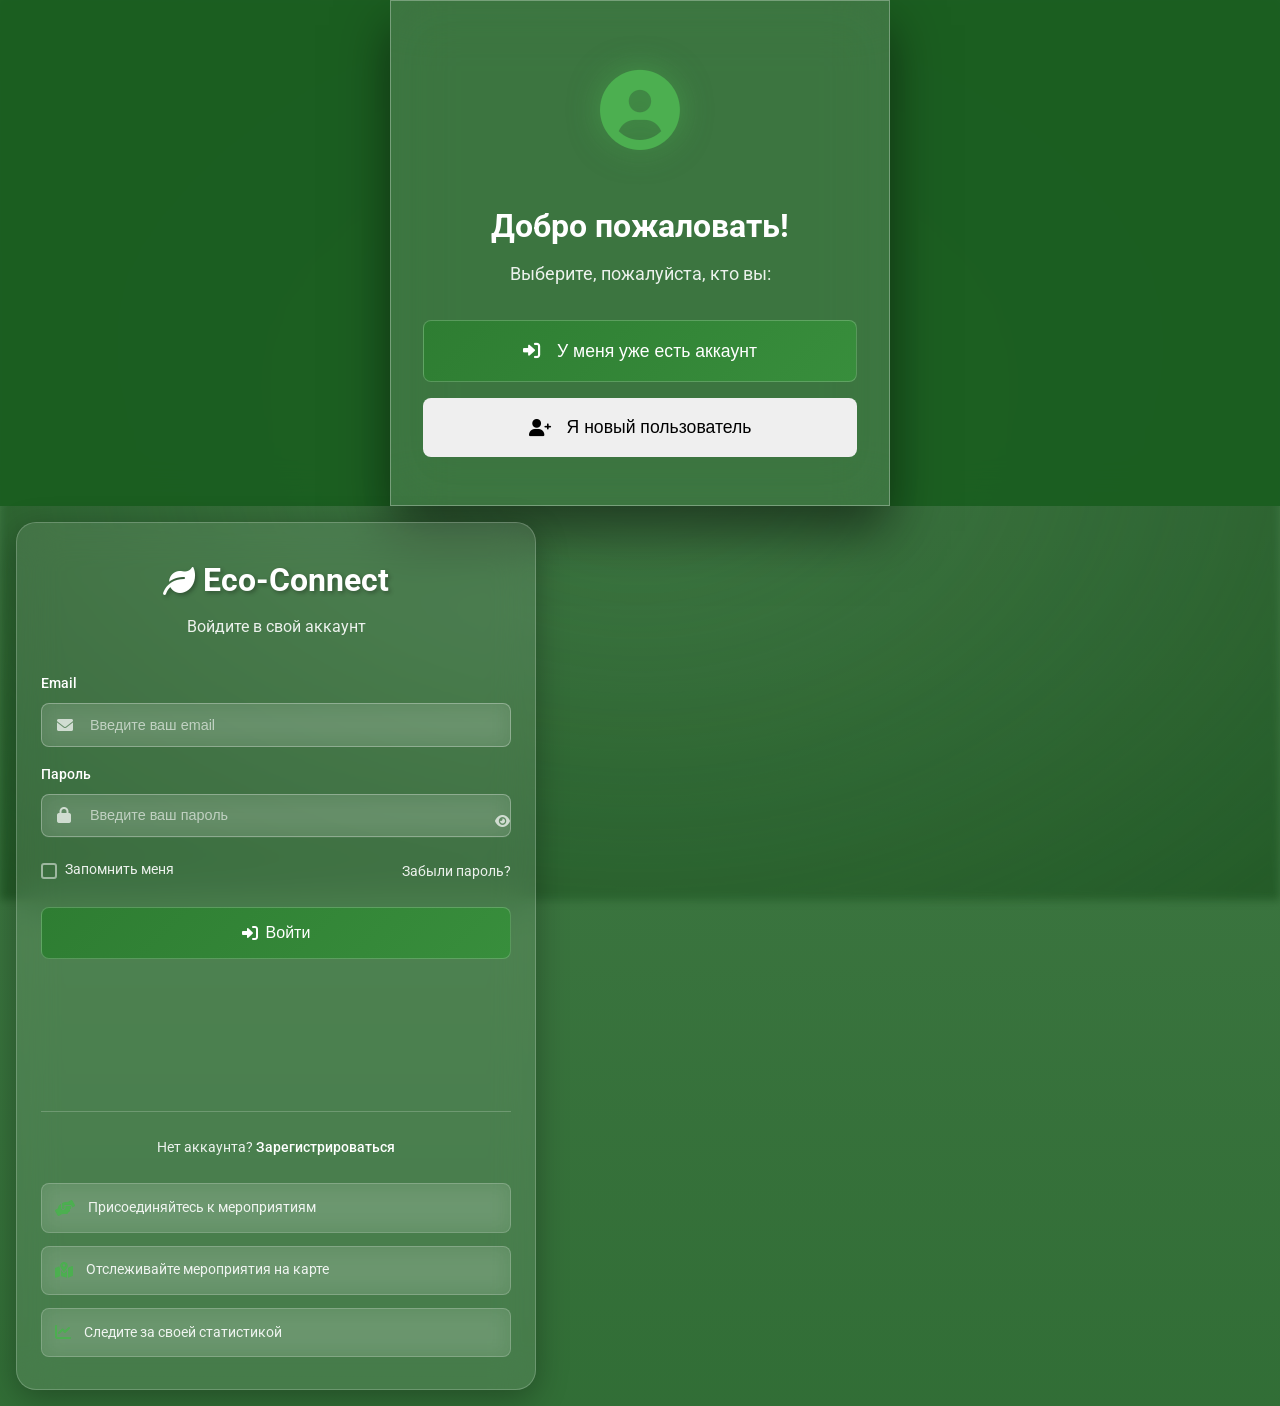
<file: login.html>
<!DOCTYPE html>
<html lang="ru">
<head>
    <meta charset="UTF-8">
    <meta name="viewport" content="width=device-width, initial-scale=1.0">
    <title>Eco-Connect - Вход</title>
    
    <style>
        :root {
            --background-image: url('https://media.istockphoto.com/id/598520904/photo/green-forest-foliage-aerial-view-woodland-tree-canopy-nature-background.jpg?s=612x612&w=0&k=20&c=RcCcRuTBBqnaZ_58Q1o9NGNUxRg-tlPzK_jTjpPIpM4=');
        }
        
        /* Стили для полноэкранной модалки */
        #userTypeModal {
            background: rgba(27, 94, 32, 0.95) !important;
            backdrop-filter: blur(20px) !important;
            -webkit-backdrop-filter: blur(20px) !important;
        }
        
        #userTypeModal .modal-content {
            background: rgba(255, 255, 255, 0.15) !important;
            backdrop-filter: blur(30px) !important;
            border: 1px solid rgba(255, 255, 255, 0.3) !important;
            box-shadow: 0 25px 50px rgba(0, 0, 0, 0.5) !important;
            max-width: 500px !important;
            width: 90% !important;
            padding: 3rem 2rem !important;
        }
        
        .user-type-content {
            text-align: center;
        }
        
        .user-type-icon {
            font-size: 5rem;
            color: #4caf50;
            margin-bottom: 1.5rem;
            text-shadow: 0 0 30px rgba(76, 175, 80, 0.5);
        }
        
        .user-type-content h3 {
            color: white;
            font-size: 2rem;
            margin-bottom: 0.5rem;
        }
        
        .user-type-content p {
            color: rgba(255, 255, 255, 0.9);
            font-size: 1.1rem;
            margin-bottom: 2rem;
        }
        
        .user-type-buttons {
            display: flex;
            flex-direction: column;
            gap: 1rem;
        }
        
        .user-type-buttons .btn {
            padding: 1.2rem;
            font-size: 1.1rem;
            justify-content: center;
        }
        
        .user-type-buttons .btn i {
            margin-right: 0.5rem;
        }
    </style>
    
    <link rel="stylesheet" href="styles/auth.css">
    <link rel="preconnect" href="https://fonts.googleapis.com">
    <link rel="preconnect" href="https://fonts.gstatic.com" crossorigin>
    <link href="https://fonts.googleapis.com/css2?family=Roboto:wght@300;400;500;700&display=swap" rel="stylesheet">
    <link href="https://cdnjs.cloudflare.com/ajax/libs/font-awesome/6.0.0/css/all.min.css" rel="stylesheet">
</head>
<body>
    <!-- Модальное окно выбора типа пользователя - ПОЛНОЭКРАННОЕ -->
    <div id="userTypeModal" class="modal show" style="display: flex; align-items: center; justify-content: center;">
        <div class="modal-content">
            <div class="user-type-content">
                <div class="user-type-icon">
                    <i class="fas fa-user-circle"></i>
                </div>
                <h3>Добро пожаловать!</h3>
                <p>Выберите, пожалуйста, кто вы:</p>
                <div class="user-type-buttons">
                    <button class="btn btn-primary btn-large" id="existingUserBtn">
                        <i class="fas fa-sign-in-alt"></i>
                        У меня уже есть аккаунт
                    </button>
                    <button class="btn btn-secondary btn-large" id="newUserBtn">
                        <i class="fas fa-user-plus"></i>
                        Я новый пользователь
                    </button>
                </div>
            </div>
        </div>
    </div>

    <div class="auth-container">
        <div class="auth-card">
            <div class="auth-header">
                <h1 class="auth-logo">
                    <i class="fas fa-leaf"></i>
                    Eco-Connect
                </h1>
                <p class="auth-subtitle">Войдите в свой аккаунт</p>
            </div>

            <form id="loginForm" class="auth-form">
                <div class="form-group">
                    <label for="email">Email</label>
                    <div class="input-with-icon">
                        <i class="fas fa-envelope"></i>
                        <input type="email" id="email" name="email" required placeholder="Введите ваш email">
                    </div>
                </div>

                <div class="form-group">
                    <label for="password">Пароль</label>
                    <div class="input-with-icon">
                        <i class="fas fa-lock"></i>
                        <input type="password" id="password" name="password" required placeholder="Введите ваш пароль">
                        <button type="button" class="password-toggle" id="togglePassword">
                            <i class="fas fa-eye"></i>
                        </button>
                    </div>
                </div>

                <div class="form-options">
                    <label class="checkbox-label">
                        <input type="checkbox" id="rememberMe">
                        <span class="checkmark"></span>
                        Запомнить меня
                    </label>
                    <a href="#" class="forgot-password">Забыли пароль?</a>
                </div>

                <button type="submit" class="btn btn-primary btn-large">
                    <i class="fas fa-sign-in-alt"></i>
                    Войти
                </button>
            </form>

            <div class="auth-footer">
                <p>Нет аккаунта? <a href="register.html" class="auth-link">Зарегистрироваться</a></p>
            </div>

            <div class="auth-features">
                <div class="feature">
                    <i class="fas fa-hands-helping"></i>
                    <span>Присоединяйтесь к мероприятиям</span>
                </div>
                <div class="feature">
                    <i class="fas fa-map-marked-alt"></i>
                    <span>Отслеживайте мероприятия на карте</span>
                </div>
                <div class="feature">
                    <i class="fas fa-chart-line"></i>
                    <span>Следите за своей статистикой</span>
                </div>
            </div>
        </div>
    </div>

    <div id="notification" class="notification"></div>

    <script src="scripts/database.js"></script>
    <script src="scripts/auth.js"></script>
    <script>
        document.addEventListener('DOMContentLoaded', function() {
            const userTypeModal = document.getElementById('userTypeModal');
            const existingUserBtn = document.getElementById('existingUserBtn');
            const newUserBtn = document.getElementById('newUserBtn');
            
            // Проверяем, был ли уже выбор
            const userTypeSelected = sessionStorage.getItem('userTypeSelected');
            
            if (userTypeSelected) {
                userTypeModal.style.display = 'none';
                userTypeModal.classList.remove('show');
                sessionStorage.removeItem('userTypeSelected');
            }
            
            // "У меня уже есть аккаунт" - остаемся на login.html
            existingUserBtn.addEventListener('click', function() {
                sessionStorage.setItem('userTypeSelected', 'existing');
                userTypeModal.style.display = 'none';
                userTypeModal.classList.remove('show');
            });
            
            // "Я новый пользователь" - переходим на register.html
            newUserBtn.addEventListener('click', function() {
                sessionStorage.setItem('userTypeSelected', 'new');
                window.location.href = 'register.html';
            });
        });
    </script>
</body>
</html>
</file>
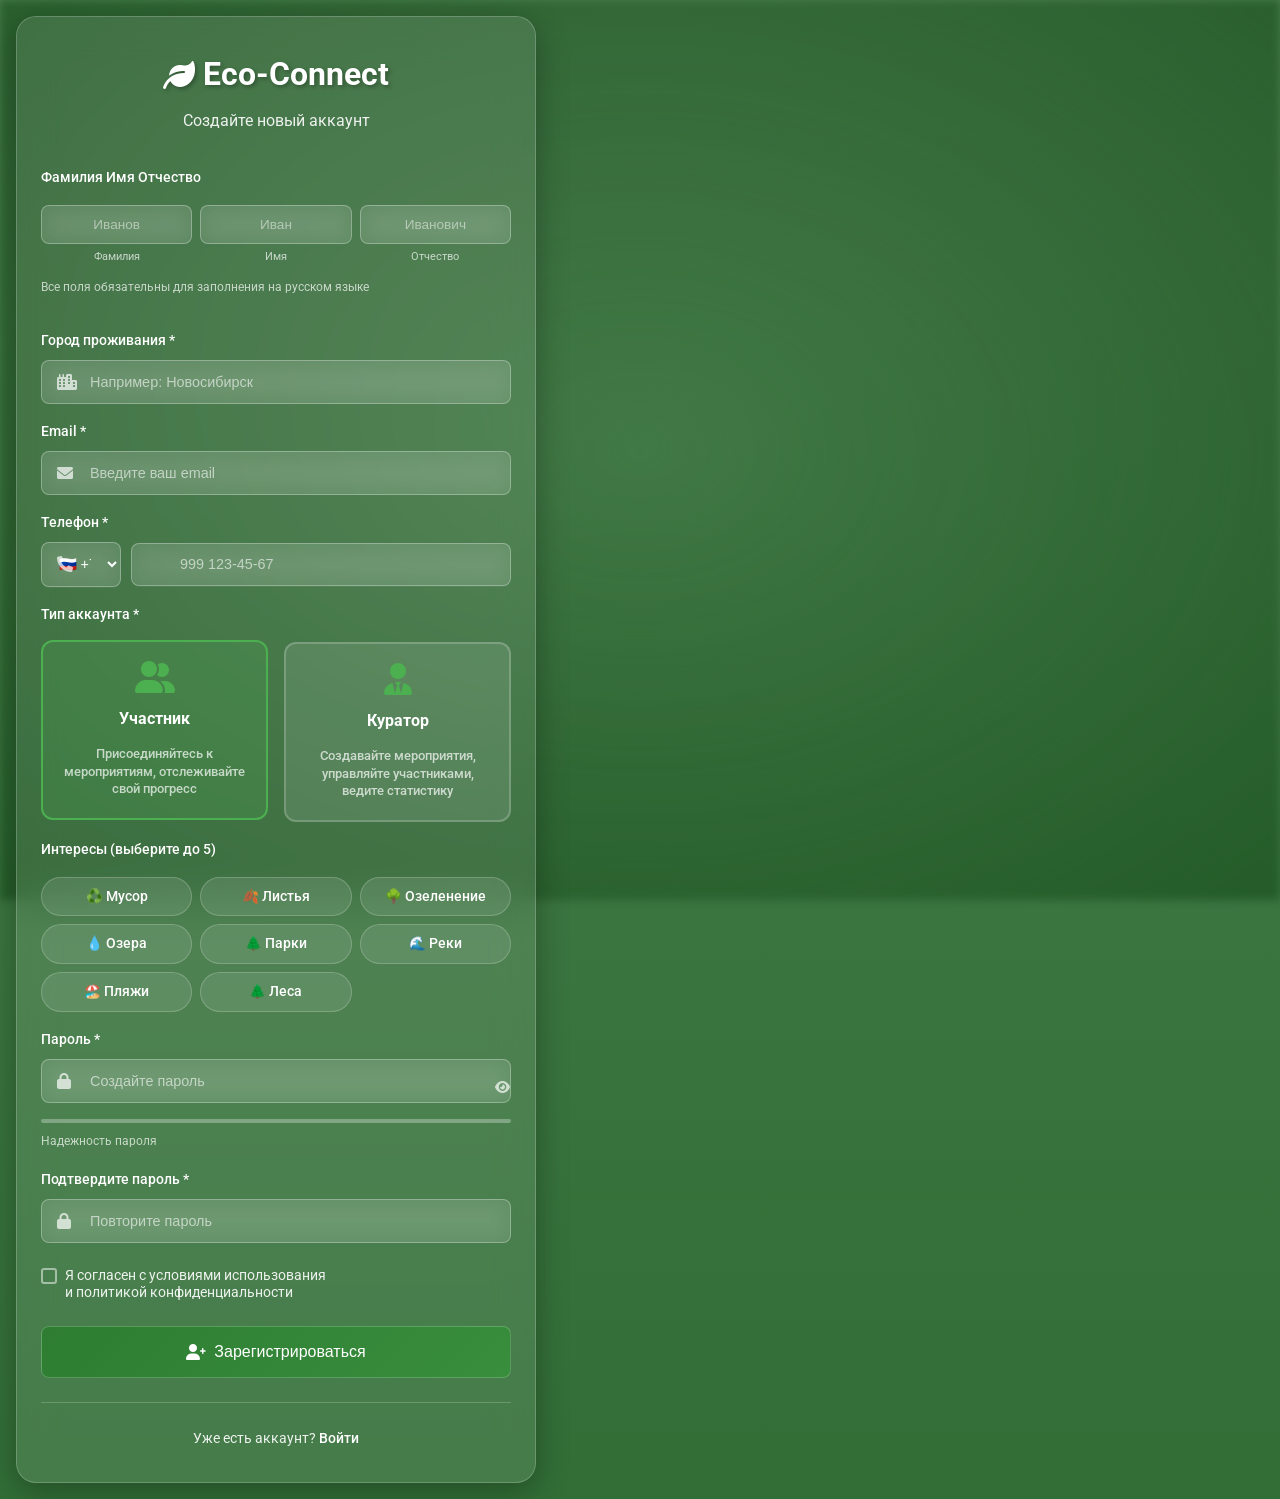
<file: register.html>
<!DOCTYPE html>
<html lang="ru">
<head>
    <meta charset="UTF-8">
    <meta name="viewport" content="width=device-width, initial-scale=1.0">
    <title>Eco-Connect - Регистрация</title>
    <style>
        :root {
            --background-image: url('https://media.istockphoto.com/id/598520904/photo/green-forest-foliage-aerial-view-woodland-tree-canopy-nature-background.jpg?s=612x612&w=0&k=20&c=RcCcRuTBBqnaZ_58Q1o9NGNUxRg-tlPzK_jTjpPIpM4=');
        }
    </style>
    <link rel="stylesheet" href="styles/auth.css">
    <link rel="preconnect" href="https://fonts.googleapis.com">
    <link rel="preconnect" href="https://fonts.gstatic.com" crossorigin>
    <link href="https://fonts.googleapis.com/css2?family=Roboto:wght@300;400;500;700&display=swap" rel="stylesheet">
    <link href="https://cdnjs.cloudflare.com/ajax/libs/font-awesome/6.0.0/css/all.min.css" rel="stylesheet">
</head>
<body>
    <div class="auth-container">
        <div class="auth-card">
            <div class="auth-header">
                <h1 class="auth-logo">
                    <i class="fas fa-leaf"></i>
                    Eco-Connect
                </h1>
                <p class="auth-subtitle">Создайте новый аккаунт</p>
            </div>

            <form id="registerForm" class="auth-form">
                <div class="form-group" style="margin-bottom: 1rem;">
                    <label>Фамилия Имя Отчество</label>
                    <div class="fio-row">
                        <div class="fio-column">
                            <input type="text" id="lastName" name="lastName" required 
                                   placeholder="Иванов"
                                   pattern="[А-Яа-яЁё]{2,}"
                                   title="Введите фамилию на русском языке"
                                   oninput="this.value = this.value.replace(/[^А-Яа-яЁё]/g, '').replace(/^./, function(l) { return l.toUpperCase(); })">
                            <div class="input-label">Фамилия</div>
                        </div>
                        <div class="fio-column">
                            <input type="text" id="firstName" name="firstName" required 
                                   placeholder="Иван"
                                   pattern="[А-Яа-яЁё]{2,}"
                                   title="Введите имя на русском языке"
                                   oninput="this.value = this.value.replace(/[^А-Яа-яЁё]/g, '').replace(/^./, function(l) { return l.toUpperCase(); })">
                            <div class="input-label">Имя</div>
                        </div>
                        <div class="fio-column">
                            <input type="text" id="middleName" name="middleName" required 
                                   placeholder="Иванович"
                                   pattern="[А-Яа-яЁё]{2,}"
                                   title="Введите отчество на русском языке"
                                   oninput="this.value = this.value.replace(/[^А-Яа-яЁё]/g, '').replace(/^./, function(l) { return l.toUpperCase(); })">
                            <div class="input-label">Отчество</div>
                        </div>
                    </div>
                    <div class="input-hint">Все поля обязательны для заполнения на русском языке</div>
                </div>

                <div class="form-group">
                    <label for="city">Город проживания *</label>
                    <div class="input-with-icon">
                        <i class="fas fa-city"></i>
                        <input type="text" id="city" name="city" required placeholder="Например: Новосибирск">
                    </div>
                </div>

                <div class="form-group">
                    <label for="email">Email *</label>
                    <div class="input-with-icon">
                        <i class="fas fa-envelope"></i>
                        <input type="email" id="email" name="email" required placeholder="Введите ваш email">
                    </div>
                </div>

                <div class="form-group">
                    <label for="phone">Телефон *</label>
                    <div class="input-with-icon">
                        <i class="fas fa-phone"></i>
                        <select id="countryCode" style="width: 80px; margin-right: 10px; background: rgba(255,255,255,0.1); color: white; border: 1px solid rgba(255,255,255,0.3); border-radius: 8px; padding: 0.8rem;">
                            <option value="+7">🇷🇺 +7</option>
                            <option value="+1">🇺🇸 +1</option>
                            <option value="+44">🇬🇧 +44</option>
                        </select>
                        <input type="tel" id="phone" name="phone" required placeholder="999 123-45-67" style="flex: 1;">
                    </div>
                </div>

                <div class="form-group">
                    <label>Тип аккаунта *</label>
                    <div class="account-type-selector">
                        <label class="account-type-option">
                            <input type="radio" name="accountType" value="participant" checked>
                            <div class="account-type-card">
                                <i class="fas fa-user-friends"></i>
                                <h4>Участник</h4>
                                <p>Присоединяйтесь к мероприятиям, отслеживайте свой прогресс</p>
                            </div>
                        </label>
                        <label class="account-type-option">
                            <input type="radio" name="accountType" value="curator">
                            <div class="account-type-card">
                                <i class="fas fa-user-tie"></i>
                                <h4>Куратор</h4>
                                <p>Создавайте мероприятия, управляйте участниками, ведите статистику</p>
                            </div>
                        </label>
                    </div>
                </div>

                <div class="form-group">
                    <label>Интересы (выберите до 5)</label>
                    <div class="interests-selector">
                        <label class="interest-option">
                            <input type="checkbox" name="interests" value="мусор">
                            <span class="interest-badge">♻️ Мусор</span>
                        </label>
                        <label class="interest-option">
                            <input type="checkbox" name="interests" value="листья">
                            <span class="interest-badge">🍂 Листья</span>
                        </label>
                        <label class="interest-option">
                            <input type="checkbox" name="interests" value="озеленение">
                            <span class="interest-badge">🌳 Озеленение</span>
                        </label>
                        <label class="interest-option">
                            <input type="checkbox" name="interests" value="озера">
                            <span class="interest-badge">💧 Озера</span>
                        </label>
                        <label class="interest-option">
                            <input type="checkbox" name="interests" value="парки">
                            <span class="interest-badge">🌲 Парки</span>
                        </label>
                        <label class="interest-option">
                            <input type="checkbox" name="interests" value="реки">
                            <span class="interest-badge">🌊 Реки</span>
                        </label>
                        <label class="interest-option">
                            <input type="checkbox" name="interests" value="пляжи">
                            <span class="interest-badge">🏖️ Пляжи</span>
                        </label>
                        <label class="interest-option">
                            <input type="checkbox" name="interests" value="леса">
                            <span class="interest-badge">🌲 Леса</span>
                        </label>
                    </div>
                </div>

                <div class="form-group">
                    <label for="password">Пароль *</label>
                    <div class="input-with-icon">
                        <i class="fas fa-lock"></i>
                        <input type="password" id="password" name="password" required placeholder="Создайте пароль">
                        <button type="button" class="password-toggle" id="togglePassword">
                            <i class="fas fa-eye"></i>
                        </button>
                    </div>
                    <div class="password-strength">
                        <div class="strength-bar"></div>
                        <span class="strength-text">Надежность пароля</span>
                    </div>
                </div>

                <div class="form-group">
                    <label for="confirmPassword">Подтвердите пароль *</label>
                    <div class="input-with-icon">
                        <i class="fas fa-lock"></i>
                        <input type="password" id="confirmPassword" name="confirmPassword" required placeholder="Повторите пароль">
                    </div>
                </div>

                <div class="form-options">
                    <label class="checkbox-label">
                        <input type="checkbox" id="agreeTerms" required>
                        <span class="checkmark"></span>
                        <span class="terms-text">
                            Я согласен с <a href="#" class="terms-link">условиями использования</a><br>
                            и <a href="#" class="terms-link">политикой конфиденциальности</a>
                        </span>
                    </label>
                </div>

                <button type="submit" class="btn btn-primary btn-large">
                    <i class="fas fa-user-plus"></i>
                    Зарегистрироваться
                </button>
            </form>

            <div class="auth-footer">
                <p>Уже есть аккаунт? <a href="login.html" class="auth-link">Войти</a></p>
            </div>
        </div>
    </div>

    <div id="notification" class="notification"></div>

    <script src="scripts/database.js"></script>
    <script src="scripts/auth.js"></script>
    <script>
        // Переопределяем обработчик регистрации для перенаправления на login.html
        document.addEventListener('DOMContentLoaded', function() {
            const registerForm = document.getElementById('registerForm');
            
            if (registerForm) {
                registerForm.addEventListener('submit', async function(e) {
                    e.preventDefault();
                    
                    const formData = new FormData(registerForm);
                    const countryCode = document.getElementById('countryCode').value;
                    
                    const userData = {
                        lastName: formData.get('lastName'),
                        firstName: formData.get('firstName'), 
                        middleName: formData.get('middleName'),
                        fullName: `${formData.get('lastName')} ${formData.get('firstName')} ${formData.get('middleName')}`,
                        city: formData.get('city'),
                        email: formData.get('email'),
                        countryCode: countryCode,
                        phone: formData.get('phone'),
                        accountType: formData.get('accountType'),
                        interests: Array.from(document.querySelectorAll('input[name="interests"]:checked')).map(cb => cb.value),
                        password: formData.get('password'),
                        confirmPassword: formData.get('confirmPassword')
                    };

                    // Валидация
                    if (userData.password !== userData.confirmPassword) {
                        showNotification('Пароли не совпадают', 'error');
                        return;
                    }

                    if (userData.password.length < 6) {
                        showNotification('Пароль должен содержать минимум 6 символов', 'error');
                        return;
                    }

                    try {
                        const user = database.registerUser(userData);
                        showNotification('Регистрация прошла успешно! Теперь войдите в систему.', 'success');
                        
                        // ИСПРАВЛЕНО: Перенаправляем на login.html вместо dashboard.html
                        setTimeout(() => {
                            window.location.href = 'login.html';
                        }, 1500);
                        
                    } catch (error) {
                        showNotification(error.message, 'error');
                    }
                });
            }
            
            function showNotification(message, type) {
                const notification = document.getElementById('notification');
                if (notification) {
                    notification.textContent = message;
                    notification.className = `notification ${type}`;
                    notification.style.display = 'block';
                    setTimeout(() => notification.style.display = 'none', 5000);
                }
            }
        });
    </script>
</body>
</html>
</file>
<file: styles/auth.css>
:root {
    --dark-green: #1b5e20;
    --medium-green: #2e7d32;
    --light-green: #4caf50;
    --accent-green: #388e3c;
}

* {
    margin: 0;
    padding: 0;
    box-sizing: border-box;
}

body {
    font-family: 'Roboto', sans-serif;
    line-height: 1.6;
    color: #333;
    background: linear-gradient(rgba(27, 94, 32, 0.8), rgba(27, 94, 32, 0.9)), 
                var(--background-image) center/cover fixed;
    min-height: 100vh;
    overflow-x: hidden;
    position: relative;
}

body::before {
    content: '';
    position: fixed;
    top: 0;
    left: 0;
    width: 100%;
    height: 100%;
    background: 
        radial-gradient(ellipse at center, 
            transparent 0%, 
            rgba(27, 94, 32, 0.6) 100%),
        var(--background-image) center/cover fixed;
    filter: blur(4px) brightness(0.8);
    z-index: -1;
}

.auth-container {
    display: flex;
    min-height: 100vh;
    position: relative;
}

.auth-card {
    flex: 1;
    max-width: 520px;
    background: rgba(255, 255, 255, 0.1);
    backdrop-filter: blur(20px);
    border: 1px solid rgba(255, 255, 255, 0.2);
    padding: 2rem 1.5rem;
    display: flex;
    flex-direction: column;
    justify-content: center;
    box-shadow: 0 8px 32px rgba(0, 0, 0, 0.3);
    z-index: 2;
    position: relative;
    border-radius: 20px;
    margin: 1rem;
}

.auth-background {
    flex: 1.5;
    position: relative;
    overflow: hidden;
}

.background-overlay {
    position: absolute;
    top: 0;
    left: 0;
    right: 0;
    bottom: 0;
    background: 
        radial-gradient(ellipse at center, 
            transparent 30%, 
            rgba(27, 94, 32, 0.9) 100%);
}

.auth-header {
    text-align: center;
    margin-bottom: 2rem;
}

.auth-logo {
    font-size: 2rem;
    font-weight: 700;
    color: white;
    margin-bottom: 0.5rem;
    display: flex;
    align-items: center;
    justify-content: center;
    gap: 0.5rem;
    text-shadow: 2px 2px 4px rgba(0, 0, 0, 0.3);
}

.auth-subtitle {
    color: rgba(255, 255, 255, 0.9);
    font-size: 1rem;
}

.auth-form {
    display: flex;
    flex-direction: column;
    gap: 1rem;
    margin-bottom: 1.5rem;
}

.form-group {
    display: flex;
    flex-direction: column;
    gap: 0.5rem;
}

.form-group label {
    font-weight: 500;
    color: white;
    font-size: 0.9rem;
}

/* Стили для строки ФИО */
.fio-row {
    display: grid;
    grid-template-columns: 1fr 1fr 1fr;
    gap: 0.5rem;
    margin-top: 0.5rem;
}

.fio-column {
    display: flex;
    flex-direction: column;
    gap: 0.25rem;
}

.fio-column input {
    width: 100%;
    padding: 0.7rem;
    background: rgba(255, 255, 255, 0.1);
    border: 1px solid rgba(255, 255, 255, 0.3);
    border-radius: 8px;
    font-size: 0.85rem;
    transition: all 0.3s;
    color: white;
    backdrop-filter: blur(10px);
    text-align: center;
}

.fio-column input::placeholder {
    color: rgba(255, 255, 255, 0.5);
    text-align: center;
}

.fio-column input:focus {
    outline: none;
    border-color: rgba(255, 255, 255, 0.6);
    background: rgba(255, 255, 255, 0.15);
    box-shadow: 0 0 0 2px rgba(255, 255, 255, 0.1);
}

.input-label {
    font-size: 0.7rem;
    color: rgba(255, 255, 255, 0.7);
    text-align: center;
}

.input-hint {
    font-size: 0.75rem;
    color: rgba(255, 255, 255, 0.7);
    margin-top: 0.25rem;
}

/* Стили для выбора типа аккаунта */
.account-type-selector {
    display: grid;
    grid-template-columns: 1fr 1fr;
    gap: 1rem;
    margin-top: 0.5rem;
}

.account-type-option input {
    display: none;
}

.account-type-card {
    background: rgba(255, 255, 255, 0.1);
    border: 2px solid rgba(255, 255, 255, 0.2);
    border-radius: 12px;
    padding: 1.2rem;
    cursor: pointer;
    transition: all 0.3s;
    text-align: center;
    height: 100%;
    display: flex;
    flex-direction: column;
    align-items: center;
    justify-content: center;
    gap: 0.8rem;
}

.account-type-card i {
    font-size: 2rem;
    color: var(--light-green);
}

.account-type-card h4 {
    color: white;
    font-size: 1rem;
    margin: 0;
}

.account-type-card p {
    color: rgba(255, 255, 255, 0.7);
    font-size: 0.8rem;
    margin: 0;
    line-height: 1.4;
}

.account-type-option input:checked + .account-type-card {
    background: rgba(76, 175, 80, 0.2);
    border-color: var(--light-green);
    transform: translateY(-2px);
}

/* Стили для выбора интересов */
.interests-selector {
    display: grid;
    grid-template-columns: repeat(auto-fill, minmax(120px, 1fr));
    gap: 0.5rem;
    margin-top: 0.5rem;
}

.interest-option input {
    display: none;
}

.interest-badge {
    display: block;
    padding: 0.5rem 0.8rem;
    background: rgba(255, 255, 255, 0.1);
    border: 1px solid rgba(255, 255, 255, 0.2);
    border-radius: 20px;
    color: white;
    font-size: 0.85rem;
    cursor: pointer;
    transition: all 0.3s;
    text-align: center;
}

.interest-option input:checked + .interest-badge {
    background: rgba(76, 175, 80, 0.3);
    border-color: var(--light-green);
    transform: scale(1.05);
}

.input-with-icon {
    position: relative;
    display: flex;
    align-items: center;
}

.input-with-icon i {
    position: absolute;
    left: 1rem;
    color: rgba(255, 255, 255, 0.7);
    z-index: 1;
}

.input-with-icon input, 
.input-with-icon select {
    width: 100%;
    padding: 0.8rem 1rem 0.8rem 3rem;
    background: rgba(255, 255, 255, 0.1);
    border: 1px solid rgba(255, 255, 255, 0.3);
    border-radius: 8px;
    font-size: 0.9rem;
    transition: all 0.3s;
    color: white;
    backdrop-filter: blur(10px);
}

.input-with-icon input::placeholder {
    color: rgba(255, 255, 255, 0.6);
}

.input-with-icon input:focus,
.input-with-icon select:focus {
    outline: none;
    border-color: rgba(255, 255, 255, 0.6);
    background: rgba(255, 255, 255, 0.15);
    box-shadow: 0 0 0 2px rgba(255, 255, 255, 0.1);
}

.password-toggle {
    position: absolute;
    right: 1rem;
    background: none;
    border: none;
    color: rgba(255, 255, 255, 0.7);
    cursor: pointer;
    padding: 0.5rem;
    border-radius: 4px;
    transition: color 0.3s;
}

.password-toggle:hover {
    color: white;
    background: rgba(255, 255, 255, 0.1);
}

.password-strength {
    margin-top: 0.5rem;
}

.strength-bar {
    height: 4px;
    background: rgba(255, 255, 255, 0.3);
    border-radius: 2px;
    overflow: hidden;
    margin-bottom: 0.25rem;
    position: relative;
}

.strength-bar::before {
    content: '';
    position: absolute;
    top: 0;
    left: 0;
    height: 100%;
    width: var(--strength-width, 0%);
    background: var(--strength-color, #ff6b6b);
    transition: all 0.3s;
}

.strength-text {
    font-size: 0.75rem;
    color: rgba(255, 255, 255, 0.7);
}

.form-options {
    display: flex;
    justify-content: space-between;
    align-items: flex-start;
    margin: 0.5rem 0;
}

.checkbox-label {
    display: flex;
    align-items: flex-start;
    gap: 0.5rem;
    cursor: pointer;
    font-size: 0.85rem;
    color: rgba(255, 255, 255, 0.9);
    line-height: 1.3;
}

.checkbox-label input {
    display: none;
}

.checkmark {
    width: 16px;
    height: 16px;
    border: 2px solid rgba(255, 255, 255, 0.5);
    border-radius: 3px;
    position: relative;
    transition: all 0.3s;
    flex-shrink: 0;
    margin-top: 0.1rem;
}

.checkbox-label input:checked + .checkmark {
    background: var(--medium-green);
    border-color: var(--medium-green);
}

.checkbox-label input:checked + .checkmark::after {
    content: '✓';
    position: absolute;
    color: white;
    font-size: 10px;
    top: 50%;
    left: 50%;
    transform: translate(-50%, -50%);
}

.terms-text {
    display: inline-block;
    line-height: 1.3;
}

.terms-link {
    color: rgba(255, 255, 255, 0.9);
    text-decoration: none;
    white-space: nowrap;
}

.terms-link:hover {
    color: white;
    text-decoration: underline;
}

.forgot-password {
    color: rgba(255, 255, 255, 0.9);
    text-decoration: none;
    font-size: 0.85rem;
    transition: color 0.3s;
}

.forgot-password:hover {
    color: white;
    text-decoration: underline;
}

.btn {
    padding: 0.9rem 2rem;
    border: none;
    border-radius: 8px;
    font-size: 0.95rem;
    font-weight: 500;
    cursor: pointer;
    transition: all 0.3s;
    text-decoration: none;
    display: inline-flex;
    align-items: center;
    justify-content: center;
    gap: 0.5rem;
}

.btn-primary {
    background: linear-gradient(135deg, var(--medium-green), var(--accent-green));
    color: white;
    border: 1px solid rgba(255, 255, 255, 0.2);
}

.btn-primary:hover {
    background: linear-gradient(135deg, var(--accent-green), var(--dark-green));
    transform: translateY(-1px);
    box-shadow: 0 4px 15px rgba(46, 125, 50, 0.4);
}

.btn-large {
    padding: 1rem 2rem;
    font-size: 1rem;
}

.auth-footer {
    text-align: center;
    padding-top: 1.5rem;
    border-top: 1px solid rgba(255, 255, 255, 0.2);
    margin-top: auto;
}

.auth-footer p {
    color: rgba(255, 255, 255, 0.9);
    font-size: 0.9rem;
}

.auth-link {
    color: white;
    text-decoration: none;
    font-weight: 500;
    transition: color 0.3s;
}

.auth-link:hover {
    color: var(--light-green);
    text-decoration: underline;
}

.auth-features {
    display: flex;
    flex-direction: column;
    gap: 0.8rem;
    margin-top: 1.5rem;
}

.feature {
    display: flex;
    align-items: center;
    gap: 0.8rem;
    padding: 0.8rem;
    background: rgba(255, 255, 255, 0.1);
    border: 1px solid rgba(255, 255, 255, 0.2);
    border-radius: 8px;
    color: rgba(255, 255, 255, 0.9);
    backdrop-filter: blur(10px);
    font-size: 0.85rem;
}

.feature i {
    color: var(--light-green);
    font-size: 1rem;
}

/* Уведомления */
.notification {
    position: fixed;
    top: 20px;
    right: 20px;
    padding: 0.8rem 1.2rem;
    border-radius: 8px;
    color: white;
    font-weight: 500;
    z-index: 10000;
    animation: slideInRight 0.3s ease-out;
    display: none;
    backdrop-filter: blur(20px);
    border: 1px solid rgba(255, 255, 255, 0.2);
    font-size: 0.9rem;
}

.notification.success {
    background: rgba(46, 125, 50, 0.9);
    display: block;
}

.notification.error {
    background: rgba(211, 47, 47, 0.9);
    display: block;
}

.notification.info {
    background: rgba(25, 118, 210, 0.9);
    display: block;
}

@keyframes slideInRight {
    from {
        transform: translateX(100%);
        opacity: 0;
    }
    to {
        transform: translateX(0);
        opacity: 1;
    }
}

/* Адаптивность */
@media (max-width: 768px) {
    .auth-container {
        flex-direction: column;
    }

    .auth-card {
        max-width: 100%;
        padding: 1.5rem 1rem;
        margin: 0.5rem;
        background: rgba(255, 255, 255, 0.15);
    }

    .auth-background {
        display: none;
    }

    .form-options {
        flex-direction: column;
        gap: 0.8rem;
        align-items: flex-start;
    }

    .auth-logo {
        font-size: 1.8rem;
    }
    
    .fio-row {
        grid-template-columns: 1fr;
        gap: 0.4rem;
    }
    
    .fio-column input {
        padding: 0.6rem;
        font-size: 0.8rem;
    }
    
    .account-type-selector {
        grid-template-columns: 1fr;
    }
    
    .interests-selector {
        grid-template-columns: repeat(auto-fill, minmax(100px, 1fr));
    }
}

@media (max-width: 480px) {
    .auth-card {
        padding: 1rem 0.8rem;
    }
    
    .btn-large {
        padding: 0.8rem 1.5rem;
    }
    
    .fio-row {
        gap: 0.3rem;
    }
    
    .fio-column input {
        padding: 0.5rem;
    }
    
    .input-label {
        font-size: 0.65rem;
    }
    
    .terms-text {
        font-size: 0.8rem;
    }
    
    .account-type-card {
        padding: 1rem;
    }
    
    .interests-selector {
        grid-template-columns: repeat(auto-fill, minmax(90px, 1fr));
    }
    
    .interest-badge {
        padding: 0.4rem 0.6rem;
        font-size: 0.8rem;
    }
}
</file>
